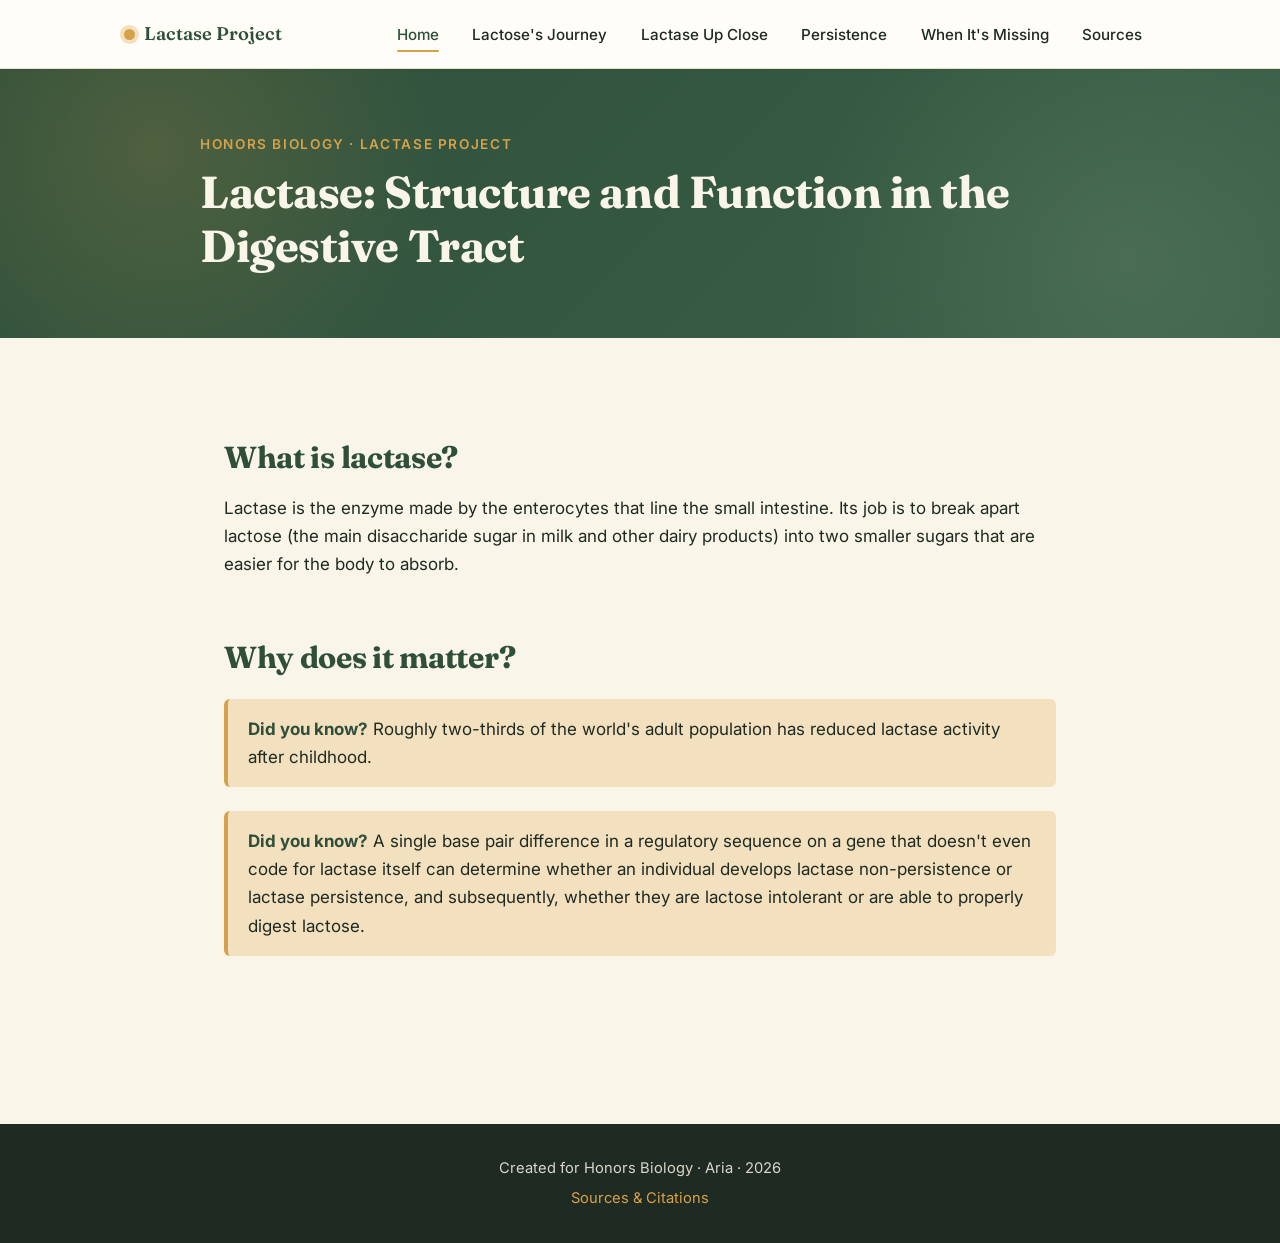
<file: index.html>
<!DOCTYPE html>
<html lang="en">
<head>
  <meta charset="UTF-8" />
  <meta name="robots" content="noindex">
  <meta name="viewport" content="width=device-width, initial-scale=1.0" />
  <title>Lactase — The Enzyme Behind Every Glass of Milk</title>
  <meta name="description" content="An Honors Biology project on the structure and function of lactase in the digestive tract." />
  <link rel="preconnect" href="https://fonts.googleapis.com">
  <link rel="preconnect" href="https://fonts.gstatic.com" crossorigin>
  <link href="https://fonts.googleapis.com/css2?family=Fraunces:opsz,wght@9..144,500;9..144,600;9..144,700&family=Inter:wght@400;500;600&family=JetBrains+Mono:wght@400;500&display=swap" rel="stylesheet">
  <link rel="stylesheet" href="styles.css" />
</head>
<body>

  <!-- ============ SHARED NAV ============ -->
  <nav class="site-nav" aria-label="Primary">
    <div class="site-nav-inner">
      <a class="site-brand" href="index.html"><span class="brand-dot"></span> Lactase Project</a>
      <ul>
        <li><a class="nav-link" href="index.html">Home</a></li>
        <li><a class="nav-link" href="digestion.html">Lactose's Journey</a></li>
        <li><a class="nav-link" href="structure.html">Lactase Up Close</a></li>
        <li><a class="nav-link" href="persistence.html">Persistence</a></li>
        <li><a class="nav-link" href="intolerance.html">When It's Missing</a></li>
        <li><a class="nav-link" href="sources.html">Sources</a></li>
      </ul>
    </div>
  </nav>

  <!-- ============ HERO ============ -->
  <header class="page-hero">
    <div class="page-hero-inner">
      <p class="eyebrow">Honors Biology · Lactase Project</p>
      <h1>Lactase: Structure and Function in the Digestive Tract</h1>
    </div>
  </header>

  <!-- ============ MAIN ============ -->
  <main class="content">

    <section class="content-section">
      <h2>What is lactase?</h2>
      <p>
        Lactase is the enzyme made by the enterocytes that line the small intestine. Its job is to break apart lactose (the main disaccharide sugar in milk and other dairy products) into two smaller sugars that are easier for the body to absorb.
      </p>
    </section>

    <section class="content-section">
      <h2>Why does it matter?</h2>
      <div class="callout amber">
        <strong>Did you know?</strong> Roughly two-thirds of the world's adult population has reduced lactase activity after childhood.
      </div>
      <div class="callout amber">
        <strong>Did you know?</strong> A single base pair difference in a regulatory sequence on a gene that doesn't even code for lactase itself can determine whether an individual develops lactase non-persistence or lactase persistence, and subsequently, whether they are lactose intolerant or are able to properly digest lactose.
      </div>
    </section>

  </main>

  <!-- ============ FOOTER ============ -->
  <footer class="site-footer">
    <div class="footer-inner">
      <div>Created for Honors Biology · Aria · 2026</div>
      <div><a href="sources.html">Sources & Citations</a></div>
    </div>
  </footer>

  <script src="script.js"></script>
</body>
</html>
</file>
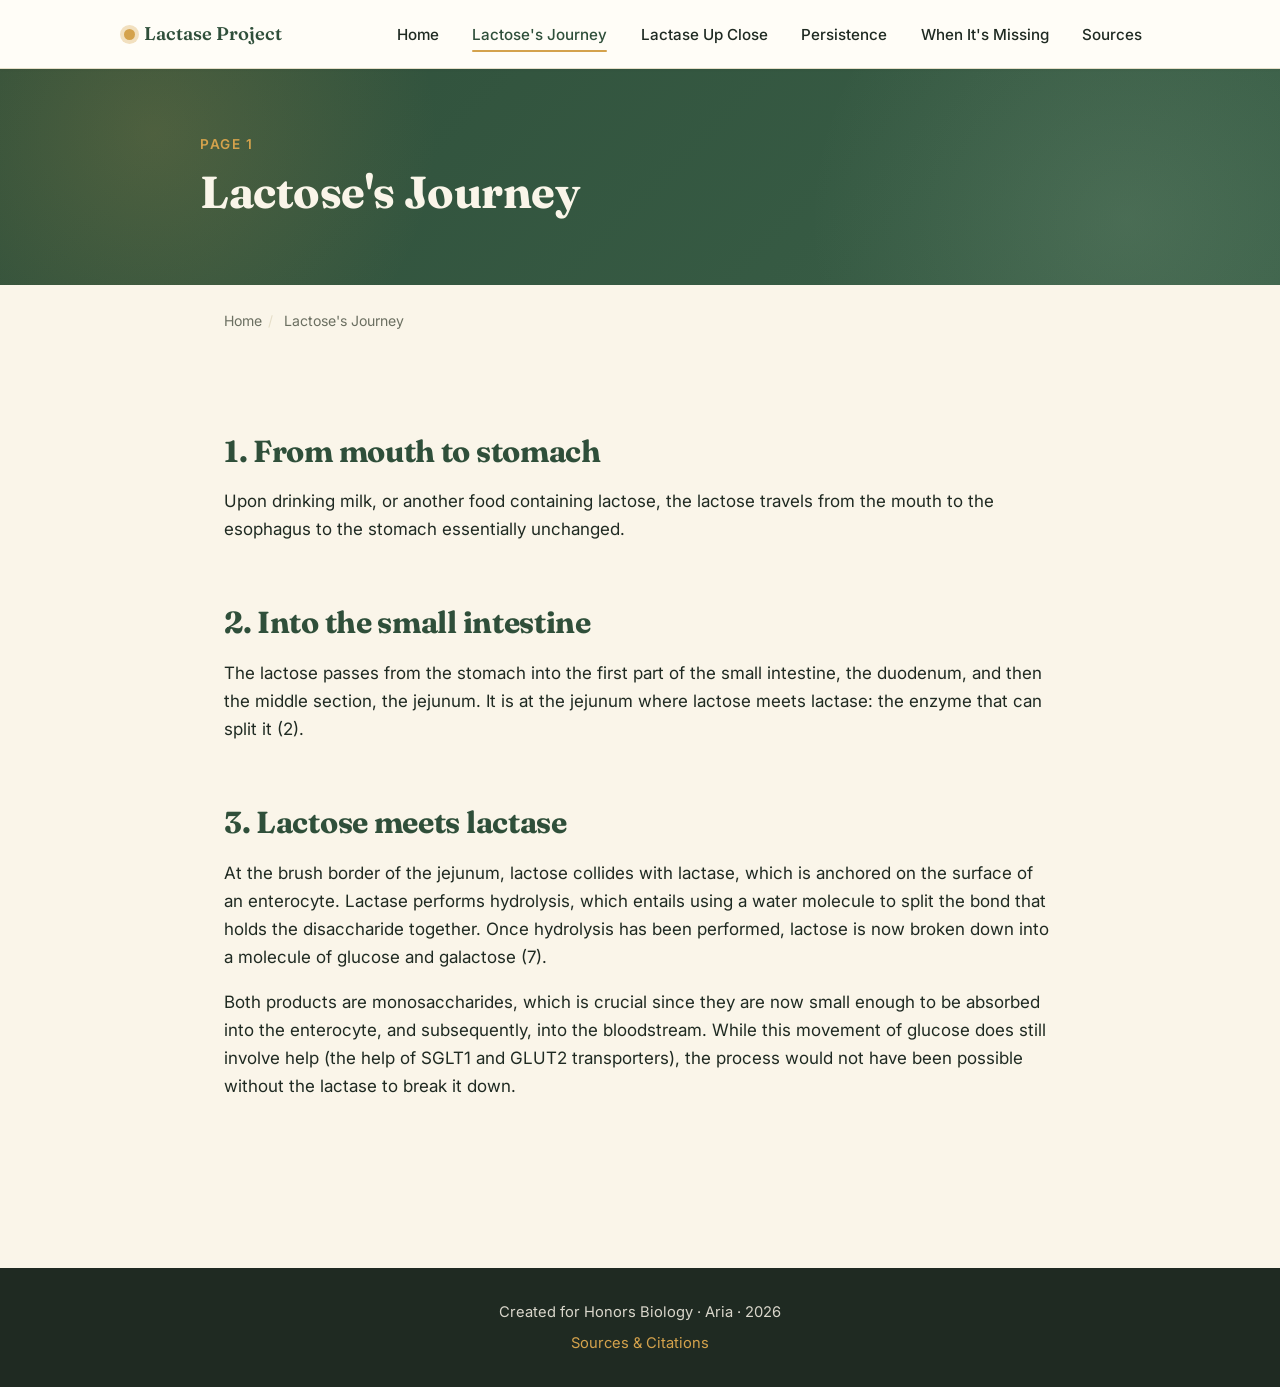
<file: digestion.html>
<!DOCTYPE html>
<html lang="en">
<head>
  <meta charset="UTF-8" />
  <meta name="robots" content="noindex">
  <meta name="viewport" content="width=device-width, initial-scale=1.0" />
  <title>Lactose's Journey · Lactase Project</title>
  <link rel="preconnect" href="https://fonts.googleapis.com">
  <link rel="preconnect" href="https://fonts.gstatic.com" crossorigin>
  <link href="https://fonts.googleapis.com/css2?family=Fraunces:opsz,wght@9..144,500;9..144,600;9..144,700&family=Inter:wght@400;500;600&family=JetBrains+Mono:wght@400;500&display=swap" rel="stylesheet">
  <link rel="stylesheet" href="styles.css" />
</head>
<body>

  <nav class="site-nav" aria-label="Primary">
    <div class="site-nav-inner">
      <a class="site-brand" href="index.html"><span class="brand-dot"></span> Lactase Project</a>
      <ul>
        <li><a class="nav-link" href="index.html">Home</a></li>
        <li><a class="nav-link" href="digestion.html">Lactose's Journey</a></li>
        <li><a class="nav-link" href="structure.html">Lactase Up Close</a></li>
        <li><a class="nav-link" href="persistence.html">Persistence</a></li>
        <li><a class="nav-link" href="intolerance.html">When It's Missing</a></li>
        <li><a class="nav-link" href="sources.html">Sources</a></li>
      </ul>
    </div>
  </nav>

  <header class="page-hero">
    <div class="page-hero-inner">
      <p class="eyebrow">Page 1</p>
      <h1>Lactose's Journey</h1>
    </div>
  </header>

  <nav class="breadcrumb" aria-label="Breadcrumb">
    <a href="index.html">Home</a><span class="sep">/</span> Lactose's Journey
  </nav>

  <main class="content">

    <!-- 1. From mouth to stomach -->
    <section class="content-section">
      <h2>1. From mouth to stomach</h2>
      <p>
        Upon drinking milk, or another food containing lactose, the lactose travels from the mouth to the esophagus to the stomach essentially unchanged.
      </p>
    </section>

    <!-- 2. Into the small intestine -->
    <section class="content-section">
      <h2>2. Into the small intestine</h2>
      <p>
        The lactose passes from the stomach into the first part of the small intestine, the duodenum, and then the middle section, the jejunum. It is at the jejunum where lactose meets lactase: the enzyme that can split it (2).
      </p>
    </section>

    <!-- 3. Lactose meets lactase -->
    <section class="content-section">
      <h2>3. Lactose meets lactase</h2>
      <p>
        At the brush border of the jejunum, lactose collides with lactase, which is anchored on the surface of an enterocyte. Lactase performs hydrolysis, which entails using a water molecule to split the bond that holds the disaccharide together. Once hydrolysis has been performed, lactose is now broken down into a molecule of glucose and galactose (7).
      </p>

      <p>
        Both products are monosaccharides, which is crucial since they are now small enough to be absorbed into the enterocyte, and subsequently, into the bloodstream. While this movement of glucose does still involve help (the help of SGLT1 and GLUT2 transporters), the process would not have been possible without the lactase to break it down.
      </p>
    </section>

  </main>

  <footer class="site-footer">
    <div class="footer-inner">
      <div>Created for Honors Biology · Aria · 2026</div>
      <div><a href="sources.html">Sources & Citations</a></div>
    </div>
  </footer>

  <script src="script.js"></script>
</body>
</html>
</file>
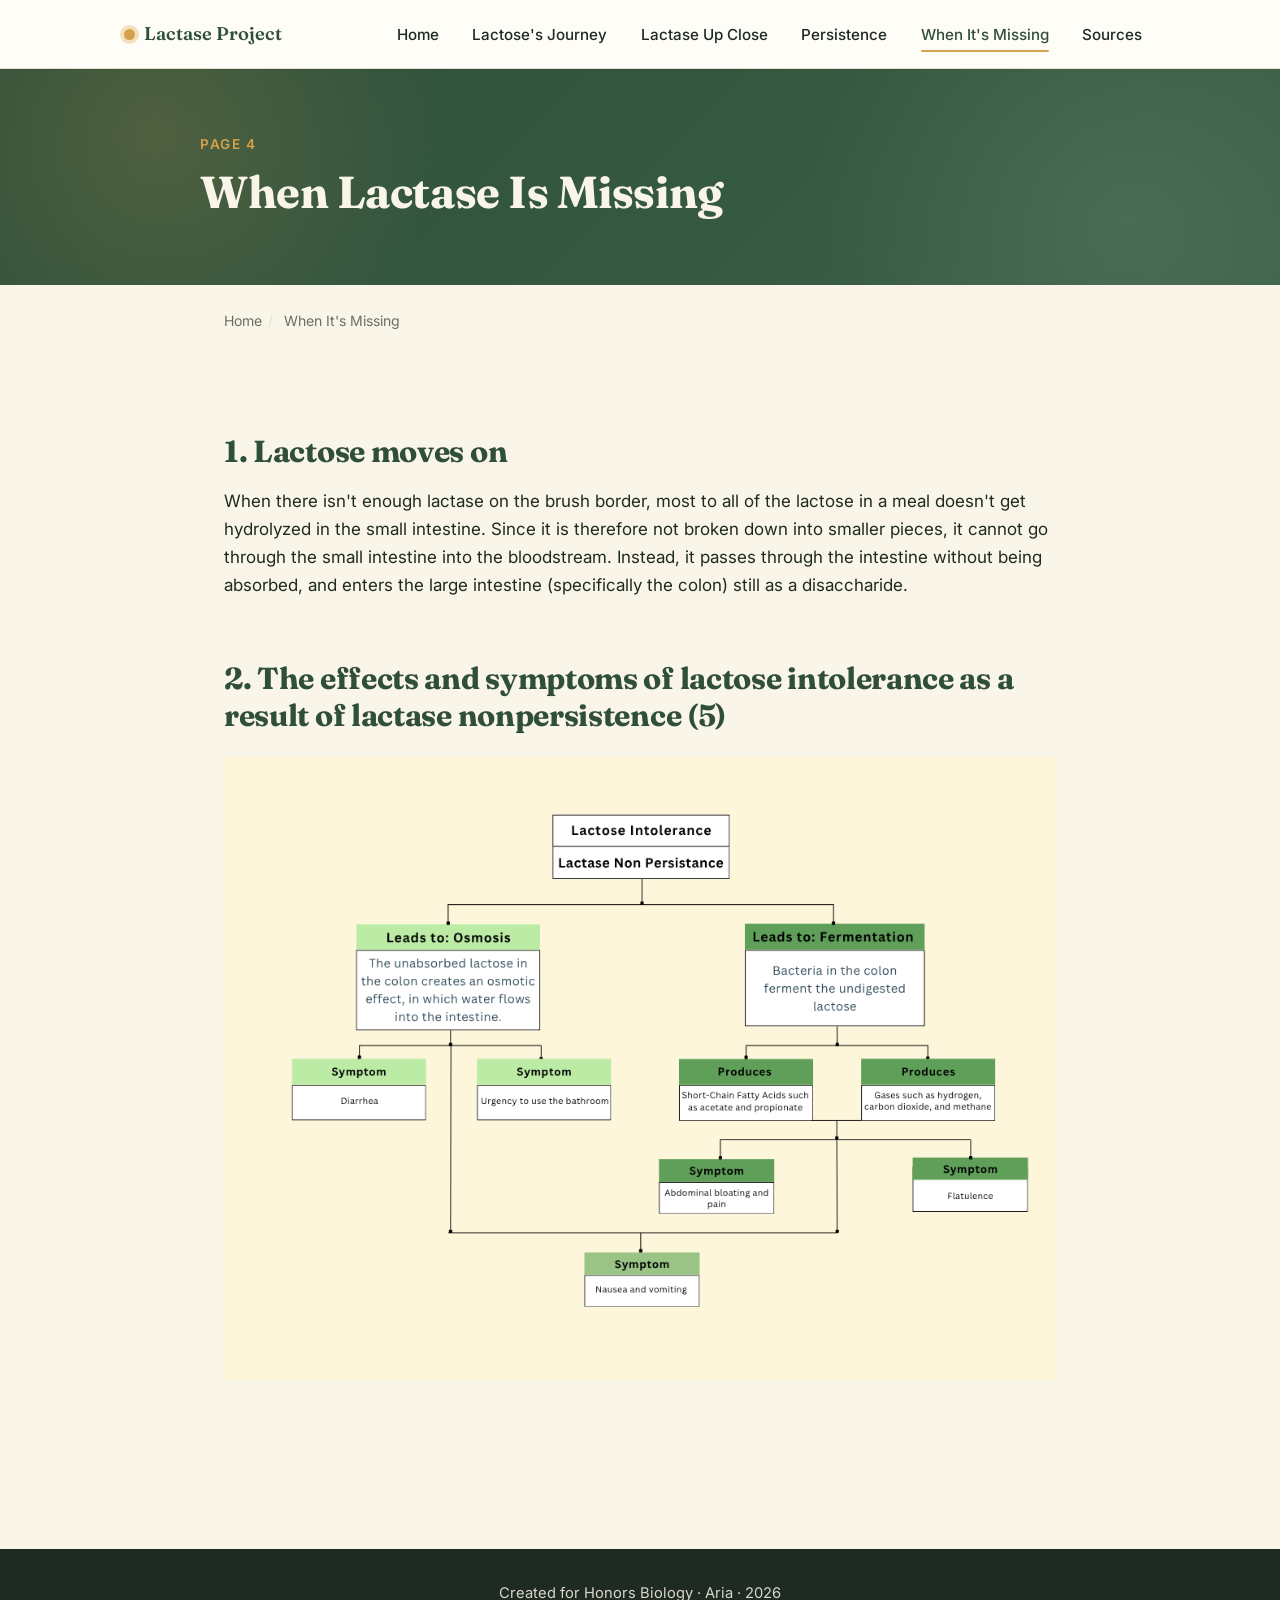
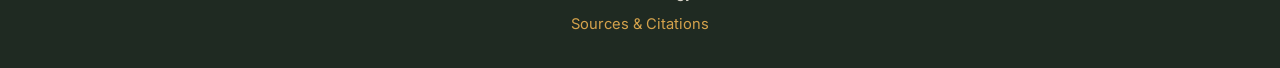
<file: intolerance.html>
<!DOCTYPE html>
<html lang="en">
<head>
  <meta charset="UTF-8" />
  <meta name="robots" content="noindex">
  <meta name="viewport" content="width=device-width, initial-scale=1.0" />
  <title>When Lactase Is Missing · Lactase Project</title>
  <link rel="preconnect" href="https://fonts.googleapis.com">
  <link rel="preconnect" href="https://fonts.gstatic.com" crossorigin>
  <link href="https://fonts.googleapis.com/css2?family=Fraunces:opsz,wght@9..144,500;9..144,600;9..144,700&family=Inter:wght@400;500;600&family=JetBrains+Mono:wght@400;500&display=swap" rel="stylesheet">
  <link rel="stylesheet" href="styles.css" />
  <style>
    /* Side-by-side outcome panel that flips via toggle */
    .outcome-panel { display: grid; grid-template-columns: 1fr; gap: 0; }
    .outcome-panel .outcome { display: none; }
    .outcome-panel[data-state="persistent"]    .outcome.persistent    { display: block; }
    .outcome-panel[data-state="nonpersistent"] .outcome.nonpersistent { display: block; }
  </style>
</head>
<body>

  <nav class="site-nav" aria-label="Primary">
    <div class="site-nav-inner">
      <a class="site-brand" href="index.html"><span class="brand-dot"></span> Lactase Project</a>
      <ul>
        <li><a class="nav-link" href="index.html">Home</a></li>
        <li><a class="nav-link" href="digestion.html">Lactose's Journey</a></li>
        <li><a class="nav-link" href="structure.html">Lactase Up Close</a></li>
        <li><a class="nav-link" href="persistence.html">Persistence</a></li>
        <li><a class="nav-link" href="intolerance.html">When It's Missing</a></li>
        <li><a class="nav-link" href="sources.html">Sources</a></li>
      </ul>
    </div>
  </nav>

  <header class="page-hero">
    <div class="page-hero-inner">
      <p class="eyebrow">Page 4</p>
      <h1>When Lactase Is Missing</h1>
    </div>
  </header>

  <nav class="breadcrumb" aria-label="Breadcrumb">
    <a href="index.html">Home</a><span class="sep">/</span> When It's Missing
  </nav>

  <main class="content">

    <!-- 1. Lactose moves on -->
    <section class="content-section">
      <h2>1. Lactose moves on</h2>
      <p>
        When there isn't enough lactase on the brush border, most to all of the lactose in a meal doesn't get hydrolyzed in the small intestine. Since it is therefore not broken down into smaller pieces, it cannot go through the small intestine into the bloodstream. Instead, it passes through the intestine without being absorbed, and enters the large intestine (specifically the colon) still as a disaccharide.
      </p>
    </section>

    <!-- 2. Effects and symptoms diagram -->
    <section class="content-section">
      <h2>2. The effects and symptoms of lactose intolerance as a result of lactase nonpersistence (5)</h2>
      <img src="Diagram%20.png" alt="Flowchart of lactose intolerance from lactase nonpersistence: two causes (osmosis and bacterial fermentation), each with their symptoms — diarrhea, urgency, bloating, flatulence — plus nausea and vomiting." style="display: block; max-width: 100%; height: auto; margin: 1.5rem auto;">
    </section>

  </main>

  <footer class="site-footer">
    <div class="footer-inner">
      <div>Created for Honors Biology · Aria · 2026</div>
      <div><a href="sources.html">Sources & Citations</a></div>
    </div>
  </footer>

  <script src="script.js"></script>
</body>
</html>
</file>
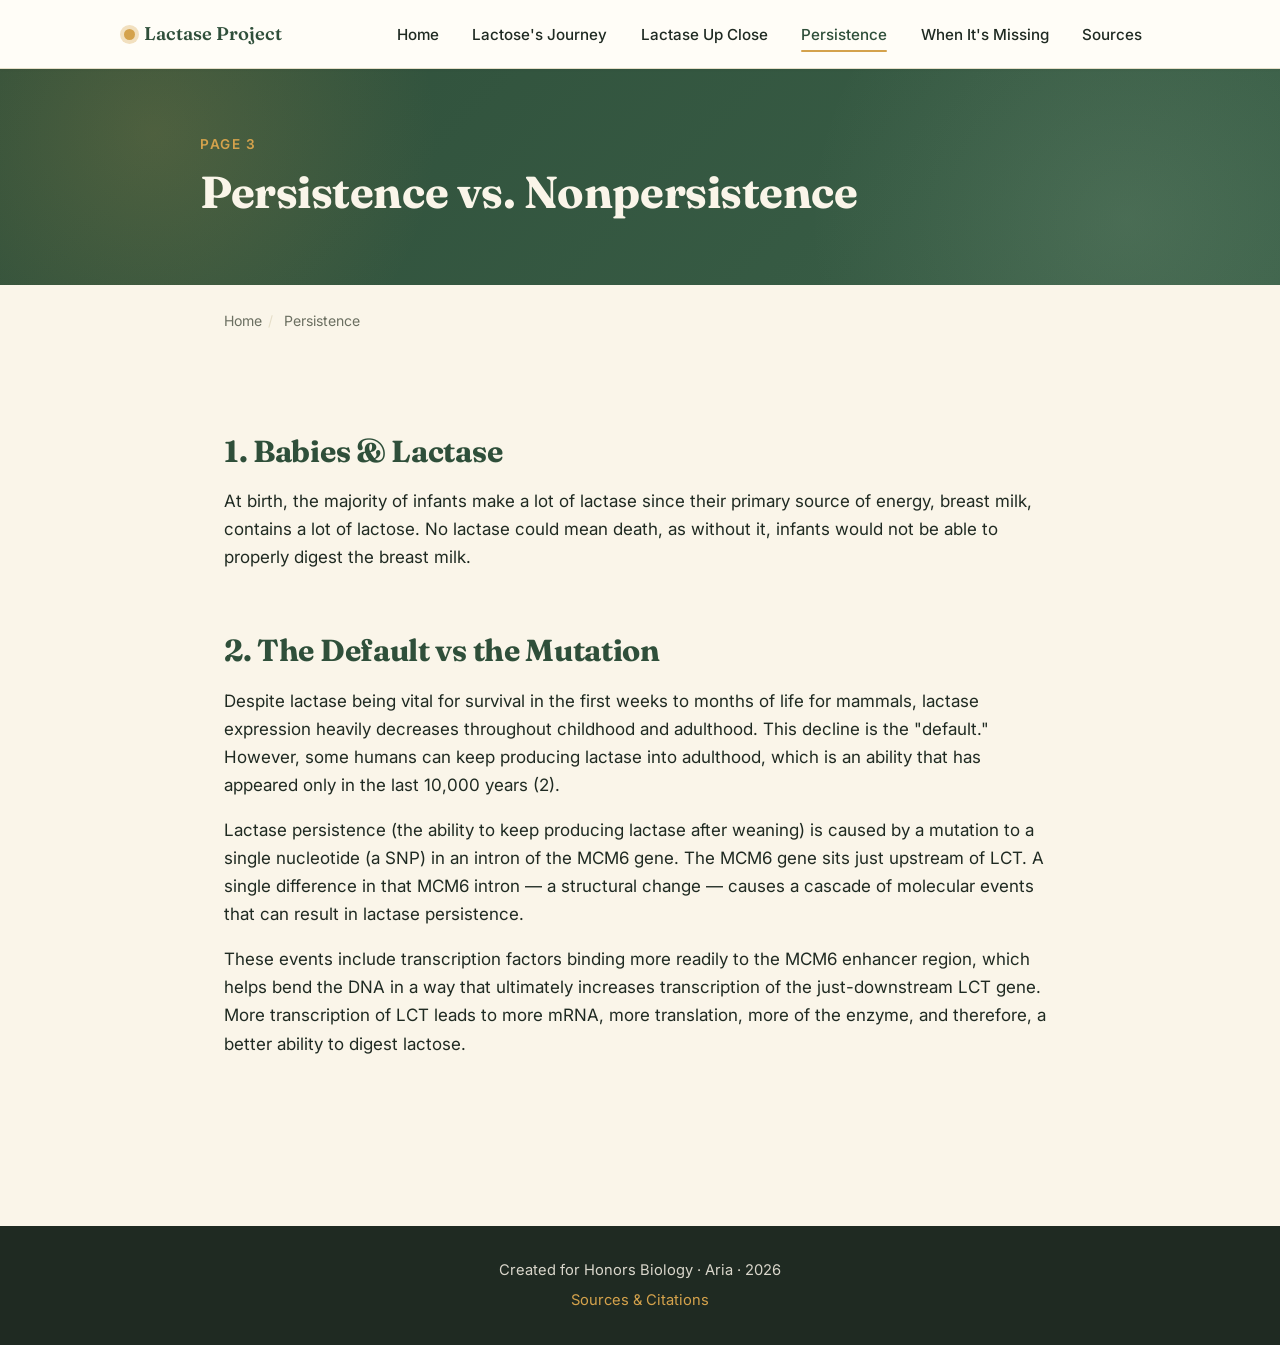
<file: persistence.html>
<!DOCTYPE html>
<html lang="en">
<head>
  <meta charset="UTF-8" />
  <meta name="robots" content="noindex">
  <meta name="viewport" content="width=device-width, initial-scale=1.0" />
  <title>Persistence vs. Nonpersistence · Lactase Project</title>
  <link rel="preconnect" href="https://fonts.googleapis.com">
  <link rel="preconnect" href="https://fonts.gstatic.com" crossorigin>
  <link href="https://fonts.googleapis.com/css2?family=Fraunces:opsz,wght@9..144,500;9..144,600;9..144,700&family=Inter:wght@400;500;600&family=JetBrains+Mono:wght@400;500&display=swap" rel="stylesheet">
  <link rel="stylesheet" href="styles.css" />
</head>
<body>

  <nav class="site-nav" aria-label="Primary">
    <div class="site-nav-inner">
      <a class="site-brand" href="index.html"><span class="brand-dot"></span> Lactase Project</a>
      <ul>
        <li><a class="nav-link" href="index.html">Home</a></li>
        <li><a class="nav-link" href="digestion.html">Lactose's Journey</a></li>
        <li><a class="nav-link" href="structure.html">Lactase Up Close</a></li>
        <li><a class="nav-link" href="persistence.html">Persistence</a></li>
        <li><a class="nav-link" href="intolerance.html">When It's Missing</a></li>
        <li><a class="nav-link" href="sources.html">Sources</a></li>
      </ul>
    </div>
  </nav>

  <header class="page-hero">
    <div class="page-hero-inner">
      <p class="eyebrow">Page 3</p>
      <h1>Persistence vs. Nonpersistence</h1>
    </div>
  </header>

  <nav class="breadcrumb" aria-label="Breadcrumb">
    <a href="index.html">Home</a><span class="sep">/</span> Persistence
  </nav>

  <main class="content">

    <!-- 1. Babies make lactase -->
    <section class="content-section">
      <h2>1. Babies & Lactase</h2>
      <p>
        At birth, the majority of infants make a lot of lactase since their primary source of energy, breast milk, contains a lot of lactose. No lactase could mean death, as without it, infants would not be able to properly digest the breast milk.
      </p>
    </section>

<!-- 2. Default vs mutation -->
    <section class="content-section">
      <h2>2. The Default vs the Mutation</h2>
      <p>
        Despite lactase being vital for survival in the first weeks to months of life for mammals, lactase expression heavily decreases throughout childhood and adulthood. This decline is the "default." However, some humans can keep producing lactase into adulthood, which is an ability that has appeared only in the last 10,000 years (2).
      </p>
      <p>
        Lactase persistence (the ability to keep producing lactase after weaning) is caused by a mutation to a single nucleotide (a SNP) in an intron of the MCM6 gene. The MCM6 gene sits just upstream of LCT. A single difference in that MCM6 intron — a structural change — causes a cascade of molecular events that can result in lactase persistence.
      </p>
      <p>
        These events include transcription factors binding more readily to the MCM6 enhancer region, which helps bend the DNA in a way that ultimately increases transcription of the just-downstream LCT gene. More transcription of LCT leads to more mRNA, more translation, more of the enzyme, and therefore, a better ability to digest lactose.
      </p>
    </section>

  </main>

  <footer class="site-footer">
    <div class="footer-inner">
      <div>Created for Honors Biology · Aria · 2026</div>
      <div><a href="sources.html">Sources & Citations</a></div>
    </div>
  </footer>

  <script src="script.js"></script>
</body>
</html>
</file>
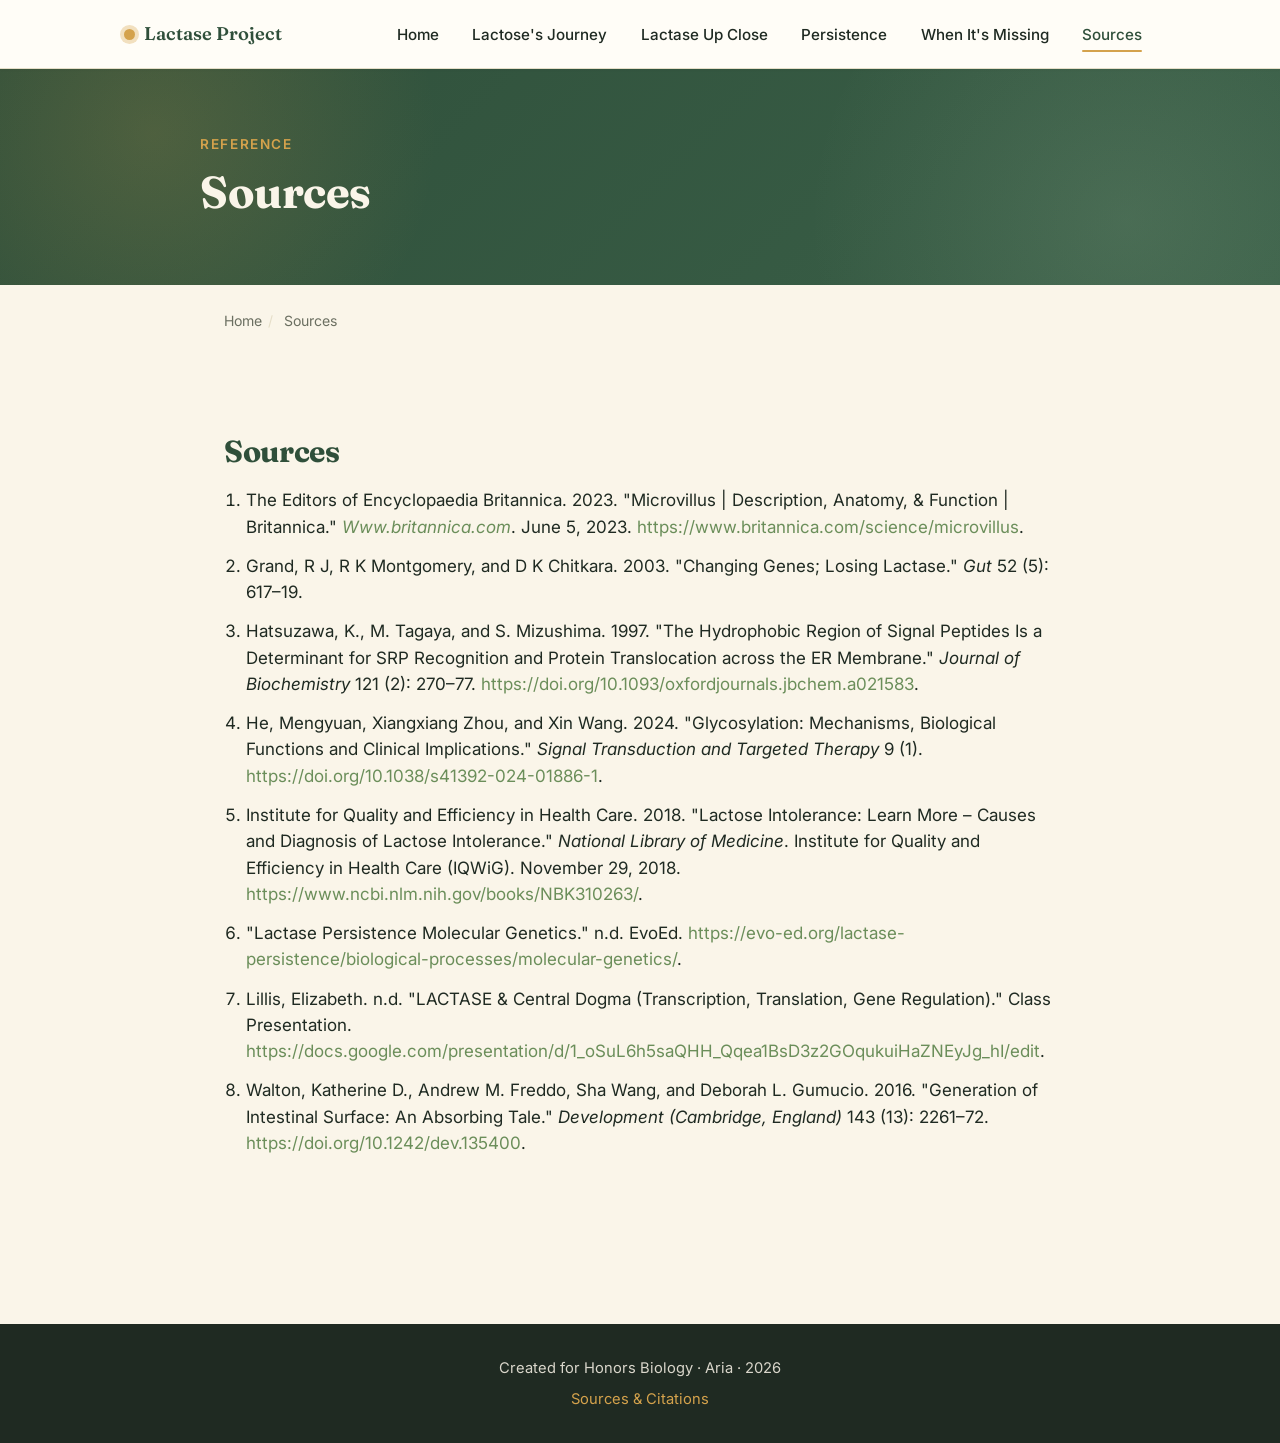
<file: sources.html>
<!DOCTYPE html>
<html lang="en">
<head>
  <meta charset="UTF-8" />
  <meta name="robots" content="noindex">
  <meta name="viewport" content="width=device-width, initial-scale=1.0" />
  <title>Sources · Lactase Project</title>
  <link rel="preconnect" href="https://fonts.googleapis.com">
  <link rel="preconnect" href="https://fonts.gstatic.com" crossorigin>
  <link href="https://fonts.googleapis.com/css2?family=Fraunces:opsz,wght@9..144,500;9..144,600;9..144,700&family=Inter:wght@400;500;600&family=JetBrains+Mono:wght@400;500&display=swap" rel="stylesheet">
  <link rel="stylesheet" href="styles.css" />
</head>
<body>

  <nav class="site-nav" aria-label="Primary">
    <div class="site-nav-inner">
      <a class="site-brand" href="index.html"><span class="brand-dot"></span> Lactase Project</a>
      <ul>
        <li><a class="nav-link" href="index.html">Home</a></li>
        <li><a class="nav-link" href="digestion.html">Lactose's Journey</a></li>
        <li><a class="nav-link" href="structure.html">Lactase Up Close</a></li>
        <li><a class="nav-link" href="persistence.html">Persistence</a></li>
        <li><a class="nav-link" href="intolerance.html">When It's Missing</a></li>
        <li><a class="nav-link" href="sources.html">Sources</a></li>
      </ul>
    </div>
  </nav>

  <header class="page-hero">
    <div class="page-hero-inner">
      <p class="eyebrow">Reference</p>
      <h1>Sources</h1>
    </div>
  </header>

  <nav class="breadcrumb" aria-label="Breadcrumb">
    <a href="index.html">Home</a><span class="sep">/</span> Sources
  </nav>

  <main class="content">

    <!-- Sources -->
    <section class="content-section">
      <h2>Sources</h2>
      <ol class="sources">
        <li id="src-1">
          The Editors of Encyclopaedia Britannica. 2023. "Microvillus | Description, Anatomy, & Function | Britannica." <em><a href="https://www.britannica.com" target="_blank" rel="noopener">Www.britannica.com</a></em>. June 5, 2023. <a href="https://www.britannica.com/science/microvillus" target="_blank" rel="noopener">https://www.britannica.com/science/microvillus</a>.
        </li>
        <li id="src-2">
          Grand, R J, R K Montgomery, and D K Chitkara. 2003. "Changing Genes; Losing Lactase." <em>Gut</em> 52 (5): 617–19.
        </li>
        <li id="src-3">
          Hatsuzawa, K., M. Tagaya, and S. Mizushima. 1997. "The Hydrophobic Region of Signal Peptides Is a Determinant for SRP Recognition and Protein Translocation across the ER Membrane." <em>Journal of Biochemistry</em> 121 (2): 270–77. <a href="https://doi.org/10.1093/oxfordjournals.jbchem.a021583" target="_blank" rel="noopener">https://doi.org/10.1093/oxfordjournals.jbchem.a021583</a>.
        </li>
        <li id="src-4">
          He, Mengyuan, Xiangxiang Zhou, and Xin Wang. 2024. "Glycosylation: Mechanisms, Biological Functions and Clinical Implications." <em>Signal Transduction and Targeted Therapy</em> 9 (1). <a href="https://doi.org/10.1038/s41392-024-01886-1" target="_blank" rel="noopener">https://doi.org/10.1038/s41392-024-01886-1</a>.
        </li>
        <li id="src-5">
          Institute for Quality and Efficiency in Health Care. 2018. "Lactose Intolerance: Learn More – Causes and Diagnosis of Lactose Intolerance." <em>National Library of Medicine</em>. Institute for Quality and Efficiency in Health Care (IQWiG). November 29, 2018. <a href="https://www.ncbi.nlm.nih.gov/books/NBK310263/" target="_blank" rel="noopener">https://www.ncbi.nlm.nih.gov/books/NBK310263/</a>.
        </li>
        <li id="src-6">
          "Lactase Persistence Molecular Genetics." n.d. EvoEd. <a href="https://evo-ed.org/lactase-persistence/biological-processes/molecular-genetics/" target="_blank" rel="noopener">https://evo-ed.org/lactase-persistence/biological-processes/molecular-genetics/</a>.
        </li>
        <li id="src-7">
          Lillis, Elizabeth. n.d. "LACTASE &amp; Central Dogma (Transcription, Translation, Gene Regulation)." Class Presentation. <a href="https://docs.google.com/presentation/d/1_oSuL6h5saQHH_Qqea1BsD3z2GOqukuiHaZNEyJg_hI/edit?slide=id.g558fe500bc_0_331#slide=id.g558fe500bc_0_331" target="_blank" rel="noopener">https://docs.google.com/presentation/d/1_oSuL6h5saQHH_Qqea1BsD3z2GOqukuiHaZNEyJg_hI/edit</a>.
        </li>
        <li id="src-8">
          Walton, Katherine D., Andrew M. Freddo, Sha Wang, and Deborah L. Gumucio. 2016. "Generation of Intestinal Surface: An Absorbing Tale." <em>Development (Cambridge, England)</em> 143 (13): 2261–72. <a href="https://doi.org/10.1242/dev.135400" target="_blank" rel="noopener">https://doi.org/10.1242/dev.135400</a>.
        </li>
      </ol>
    </section>

  </main>

  <footer class="site-footer">
    <div class="footer-inner">
      <div>Created for Honors Biology · Aria · 2026</div>
      <div><a href="sources.html">Sources & Citations</a></div>
    </div>
  </footer>

  <script src="script.js"></script>
</body>
</html>
</file>
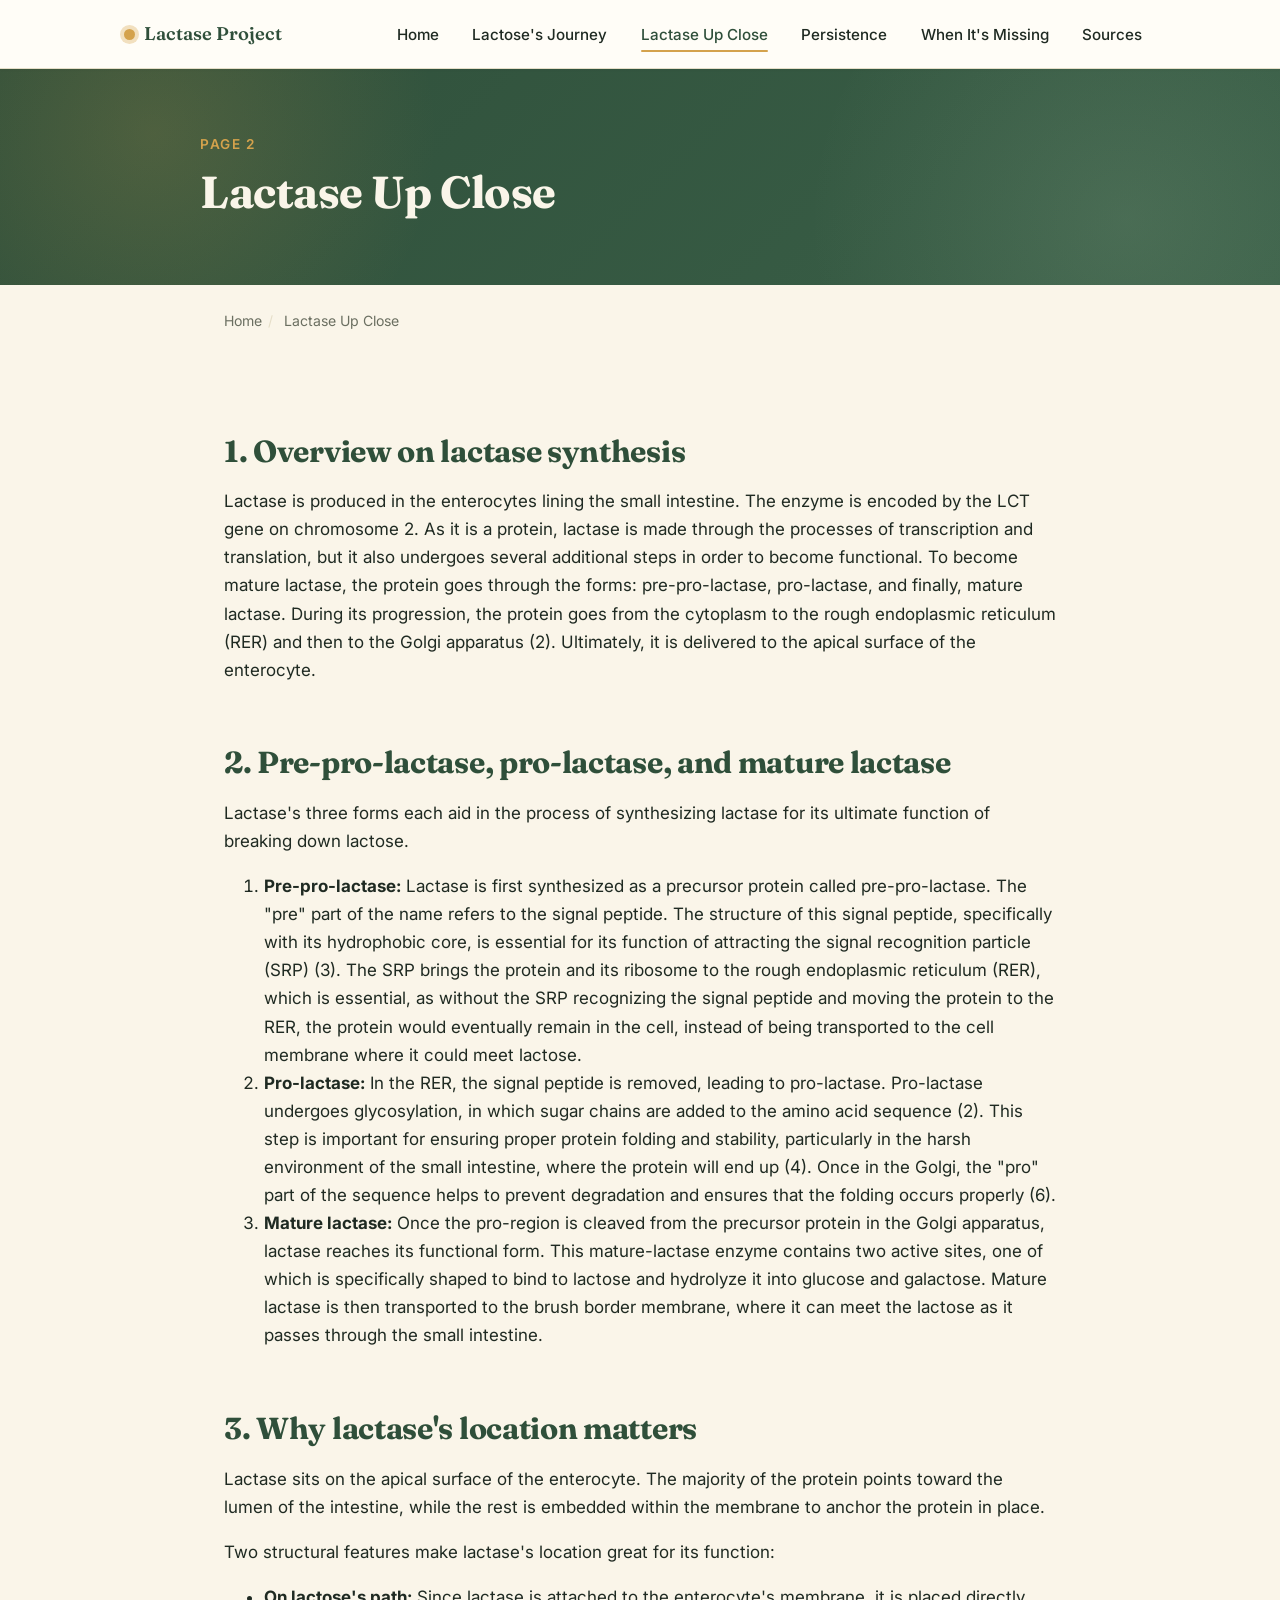
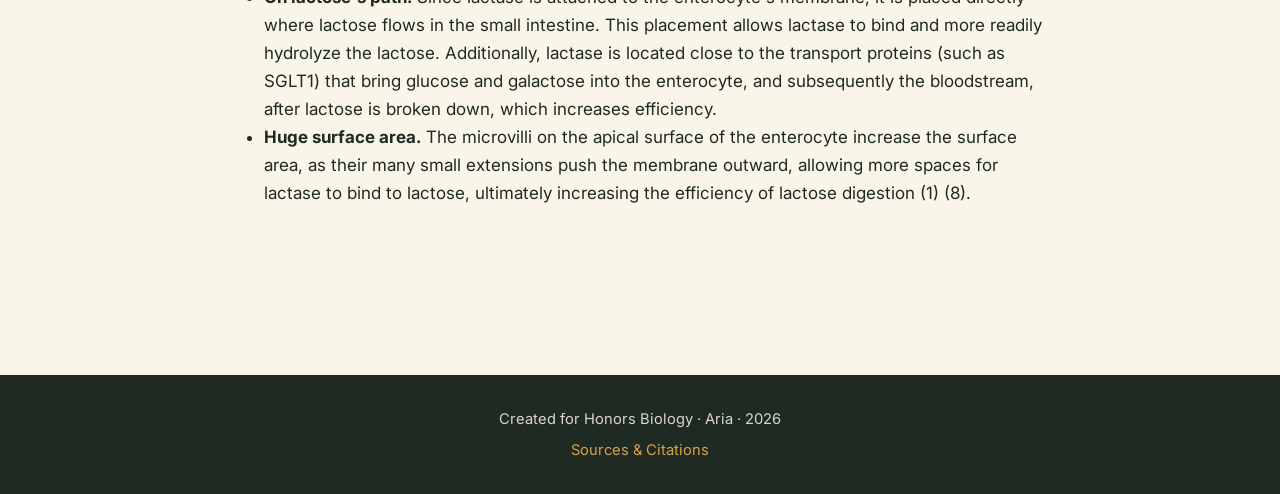
<file: structure.html>
<!DOCTYPE html>
<html lang="en">
<head>
  <meta charset="UTF-8" />
  <meta name="robots" content="noindex">
  <meta name="viewport" content="width=device-width, initial-scale=1.0" />
  <title>Lactase Up Close · Lactase Project</title>
  <link rel="preconnect" href="https://fonts.googleapis.com">
  <link rel="preconnect" href="https://fonts.gstatic.com" crossorigin>
  <link href="https://fonts.googleapis.com/css2?family=Fraunces:opsz,wght@9..144,500;9..144,600;9..144,700&family=Inter:wght@400;500;600&family=JetBrains+Mono:wght@400;500&display=swap" rel="stylesheet">
  <link rel="stylesheet" href="styles.css" />
</head>
<body>

  <nav class="site-nav" aria-label="Primary">
    <div class="site-nav-inner">
      <a class="site-brand" href="index.html"><span class="brand-dot"></span> Lactase Project</a>
      <ul>
        <li><a class="nav-link" href="index.html">Home</a></li>
        <li><a class="nav-link" href="digestion.html">Lactose's Journey</a></li>
        <li><a class="nav-link" href="structure.html">Lactase Up Close</a></li>
        <li><a class="nav-link" href="persistence.html">Persistence</a></li>
        <li><a class="nav-link" href="intolerance.html">When It's Missing</a></li>
        <li><a class="nav-link" href="sources.html">Sources</a></li>
      </ul>
    </div>
  </nav>

  <header class="page-hero">
    <div class="page-hero-inner">
      <p class="eyebrow">Page 2</p>
      <h1>Lactase Up Close</h1>
    </div>
  </header>

  <nav class="breadcrumb" aria-label="Breadcrumb">
    <a href="index.html">Home</a><span class="sep">/</span> Lactase Up Close
  </nav>

  <main class="content">

    <!-- 1. Overview on how lactase is made -->
    <section class="content-section">
      <h2>1. Overview on lactase synthesis</h2>
      <p>
        Lactase is produced in the enterocytes lining the small intestine. The enzyme is encoded by the LCT gene on chromosome 2. As it is a protein, lactase is made through the processes of transcription and translation, but it also undergoes several additional steps in order to become functional. To become mature lactase, the protein goes through the forms: pre-pro-lactase, pro-lactase, and finally, mature lactase. During its progression, the protein goes from the cytoplasm to the rough endoplasmic reticulum (RER) and then to the Golgi apparatus (2). Ultimately, it is delivered to the apical surface of the enterocyte.
      </p>
    </section>

    <!-- 2. From pre-pro to mature lactase -->
    <section class="content-section">
      <h2>2. Pre-pro-lactase, pro-lactase, and mature lactase</h2>
      <p>
        Lactase's three forms each aid in the process of synthesizing lactase for its ultimate function of breaking down lactose.
      </p>
      <ol>
        <li>
          <strong>Pre-pro-lactase:</strong> Lactase is first synthesized as a precursor protein called pre-pro-lactase. The "pre" part of the name refers to the signal peptide. The structure of this signal peptide, specifically with its hydrophobic core, is essential for its function of attracting the signal recognition particle (SRP) (3). The SRP brings the protein and its ribosome to the rough endoplasmic reticulum (RER), which is essential, as without the SRP recognizing the signal peptide and moving the protein to the RER, the protein would eventually remain in the cell, instead of being transported to the cell membrane where it could meet lactose.
        </li>
        <li>
          <strong>Pro-lactase:</strong> In the RER, the signal peptide is removed, leading to pro-lactase. Pro-lactase undergoes glycosylation, in which sugar chains are added to the amino acid sequence (2). This step is important for ensuring proper protein folding and stability, particularly in the harsh environment of the small intestine, where the protein will end up (4). Once in the Golgi, the "pro" part of the sequence helps to prevent degradation and ensures that the folding occurs properly (6).
        </li>
        <li>
          <strong>Mature lactase:</strong> Once the pro-region is cleaved from the precursor protein in the Golgi apparatus, lactase reaches its functional form. This mature-lactase enzyme contains two active sites, one of which is specifically shaped to bind to lactose and hydrolyze it into glucose and galactose. Mature lactase is then transported to the brush border membrane, where it can meet the lactose as it passes through the small intestine.
        </li>
      </ol>
    </section>

    <!-- 3. Where it sits and why it matters -->
    <section class="content-section">
      <h2>3. Why lactase's location matters</h2>
      <p>
        Lactase sits on the apical surface of the enterocyte. The majority of the protein points toward the lumen of the intestine, while the rest is embedded within the membrane to anchor the protein in place.
      </p>

      <p>
        Two structural features make lactase's location great for its function:
      </p>
      <ul>
        <li>
          <strong>On lactose's path:</strong> Since lactase is attached to the enterocyte's membrane, it is placed directly where lactose flows in the small intestine. This placement allows lactase to bind and more readily hydrolyze the lactose. Additionally, lactase is located close to the transport proteins (such as SGLT1) that bring glucose and galactose into the enterocyte, and subsequently the bloodstream, after lactose is broken down, which increases efficiency.
        </li>
        <li>
          <strong>Huge surface area.</strong> The microvilli on the apical surface of the enterocyte increase the surface area, as their many small extensions push the membrane outward, allowing more spaces for lactase to bind to lactose, ultimately increasing the efficiency of lactose digestion (1) (8).
        </li>
      </ul>
    </section>

  </main>

  <footer class="site-footer">
    <div class="footer-inner">
      <div>Created for Honors Biology · Aria · 2026</div>
      <div><a href="sources.html">Sources & Citations</a></div>
    </div>
  </footer>

  <script src="script.js"></script>
</body>
</html>
</file>
<file: styles.css>
/* ============================================================
   Lactase Website — Shared Styles
   Theme: Forest green & cream
   ============================================================ */

:root {
  --forest:        #2F4F3A;
  --forest-dark:   #1F2A22;
  --sage:          #6B8E5A;
  --sage-soft:     #C9D9BD;
  --cream:         #FAF5E9;
  --surface:       #FFFDF7;
  --amber:         #D4A24C;
  --amber-soft:    #F2E0BF;
  --text:          #1F2A22;
  --text-muted:    #6B6F61;
  --border:        #E5DEC8;

  --radius-sm: 6px;
  --radius:    10px;
  --radius-lg: 16px;

  --shadow-sm: 0 1px 2px rgba(31,42,34,0.06);
  --shadow:    0 4px 12px rgba(31,42,34,0.08);
  --shadow-lg: 0 10px 32px rgba(31,42,34,0.12);

  --font-heading: "Fraunces", "Source Serif Pro", "Georgia", serif;
  --font-body:    "Inter", "Source Sans 3", -apple-system, BlinkMacSystemFont, "Segoe UI", sans-serif;
  --font-mono:    "JetBrains Mono", "IBM Plex Mono", "Menlo", monospace;
}

/* ---------- Base ---------- */
* { box-sizing: border-box; }

html { scroll-behavior: smooth; }

body {
  margin: 0;
  font-family: var(--font-body);
  font-size: 17px;
  line-height: 1.65;
  color: var(--text);
  background: var(--cream);
  -webkit-font-smoothing: antialiased;
}

h1, h2, h3, h4 {
  font-family: var(--font-heading);
  color: var(--forest);
  line-height: 1.2;
  letter-spacing: -0.01em;
}

h1 { font-size: 2.6rem; margin: 0 0 0.5em; }
h2 { font-size: 1.9rem; margin: 2em 0 0.6em; }
h3 { font-size: 1.3rem; margin: 1.6em 0 0.4em; }

p { margin: 0 0 1em; }

a {
  color: var(--sage);
  text-decoration: none;
  border-bottom: 1px solid transparent;
  transition: color 0.15s, border-color 0.15s;
}
a:hover { color: var(--forest); border-bottom-color: var(--amber); }

code, .mono { font-family: var(--font-mono); font-size: 0.92em; }

/* ---------- Top Navigation ---------- */
.site-nav {
  position: sticky;
  top: 0;
  z-index: 50;
  background: var(--surface);
  border-bottom: 1px solid var(--border);
  box-shadow: var(--shadow-sm);
}
.site-nav-inner {
  max-width: 1080px;
  margin: 0 auto;
  padding: 0.9rem 1.5rem;
  display: flex;
  align-items: center;
  justify-content: space-between;
  gap: 1.5rem;
}
.site-brand {
  font-family: var(--font-heading);
  font-weight: 600;
  font-size: 1.15rem;
  color: var(--forest);
  display: flex;
  align-items: center;
  gap: 0.55rem;
  border: none;
}
.site-brand:hover { color: var(--forest); border: none; }
.site-brand .brand-dot {
  width: 11px; height: 11px; border-radius: 50%;
  background: var(--amber);
  box-shadow: 0 0 0 4px var(--amber-soft);
}
.site-nav ul {
  list-style: none;
  display: flex;
  gap: 0.4rem;
  margin: 0;
  padding: 0;
  flex-wrap: wrap;
}
.site-nav a.nav-link {
  display: inline-block;
  padding: 0.45rem 0.85rem;
  border-radius: var(--radius-sm);
  color: var(--text);
  font-weight: 500;
  font-size: 0.95rem;
  border: none;
  position: relative;
}
.site-nav a.nav-link:hover {
  background: var(--sage-soft);
  color: var(--forest);
}
.site-nav a.nav-link.active {
  color: var(--forest);
}
.site-nav a.nav-link.active::after {
  content: "";
  position: absolute;
  left: 0.85rem;
  right: 0.85rem;
  bottom: 2px;
  height: 2px;
  background: var(--amber);
  border-radius: 2px;
}

/* ---------- Page Hero ---------- */
.page-hero {
  background: linear-gradient(135deg, var(--forest) 0%, #3a6048 100%);
  color: var(--cream);
  padding: 4rem 1.5rem 3.5rem;
  position: relative;
  overflow: hidden;
}
.page-hero::before {
  content: "";
  position: absolute;
  inset: 0;
  background-image:
    radial-gradient(circle at 12% 30%, rgba(212,162,76,0.18) 0, transparent 25%),
    radial-gradient(circle at 88% 70%, rgba(201,217,189,0.12) 0, transparent 28%);
  pointer-events: none;
}
.page-hero-inner {
  max-width: 880px;
  margin: 0 auto;
  position: relative;
}
.page-hero .eyebrow {
  font-size: 0.85rem;
  letter-spacing: 0.12em;
  text-transform: uppercase;
  color: var(--amber);
  font-weight: 600;
  margin: 0 0 0.6rem;
}
.page-hero h1 {
  color: var(--cream);
  font-size: 2.8rem;
  margin: 0 0 0.6rem;
}
.page-hero p.lede {
  font-size: 1.15rem;
  color: rgba(250, 245, 233, 0.88);
  max-width: 640px;
  margin: 0;
}

/* ---------- Breadcrumb ---------- */
.breadcrumb {
  max-width: 880px;
  margin: 1.5rem auto 0;
  padding: 0 1.5rem;
  font-size: 0.88rem;
  color: var(--text-muted);
}
.breadcrumb a { color: var(--text-muted); border: none; }
.breadcrumb a:hover { color: var(--forest); }
.breadcrumb .sep { margin: 0 0.4rem; color: var(--border); }

/* ---------- Main Content ---------- */
main.content {
  max-width: 880px;
  margin: 0 auto;
  padding: 2.5rem 1.5rem 4rem;
}

section.content-section {
  margin: 2.5rem 0;
}

/* ---------- Cards / Callouts ---------- */
.card {
  background: var(--surface);
  border: 1px solid var(--border);
  border-radius: var(--radius);
  padding: 1.5rem 1.75rem;
  box-shadow: var(--shadow-sm);
}

.callout {
  background: var(--sage-soft);
  border-left: 4px solid var(--sage);
  border-radius: var(--radius-sm);
  padding: 1rem 1.25rem;
  margin: 1.5rem 0;
  color: var(--forest-dark);
}
.callout.amber {
  background: var(--amber-soft);
  border-left-color: var(--amber);
}
.callout strong { color: var(--forest); }

/* ---------- Diagram Placeholders ---------- */
figure.diagram-placeholder {
  margin: 2rem 0;
}
.placeholder-box {
  background: repeating-linear-gradient(
    135deg,
    var(--surface) 0 14px,
    #f5eed5 14px 28px
  );
  border: 2px dashed var(--sage);
  border-radius: var(--radius);
  min-height: 240px;
  display: flex;
  align-items: center;
  justify-content: center;
  text-align: center;
  padding: 2rem 1.5rem;
  color: var(--forest);
  font-family: var(--font-mono);
  font-size: 0.9rem;
  font-weight: 500;
  line-height: 1.5;
}
.placeholder-box .placeholder-label {
  max-width: 460px;
}
.placeholder-box .placeholder-tag {
  display: inline-block;
  background: var(--forest);
  color: var(--cream);
  font-family: var(--font-body);
  font-size: 0.75rem;
  letter-spacing: 0.08em;
  text-transform: uppercase;
  padding: 0.2rem 0.55rem;
  border-radius: 99px;
  margin-bottom: 0.6rem;
}
figcaption {
  text-align: center;
  font-size: 0.9rem;
  color: var(--text-muted);
  margin-top: 0.6rem;
  font-style: italic;
}

/* ---------- Hover Define ---------- */
.define {
  border-bottom: 1.5px dotted var(--amber);
  cursor: help;
  position: relative;
  color: var(--forest);
  font-weight: 500;
}
.define:focus { outline: 2px solid var(--amber); outline-offset: 2px; }

.define-tooltip {
  position: absolute;
  z-index: 100;
  bottom: calc(100% + 8px);
  left: 50%;
  transform: translateX(-50%);
  width: max-content;
  max-width: 280px;
  background: var(--forest-dark);
  color: var(--cream);
  font-family: var(--font-body);
  font-weight: 400;
  font-size: 0.88rem;
  line-height: 1.45;
  padding: 0.7rem 0.9rem;
  border-radius: var(--radius-sm);
  box-shadow: var(--shadow-lg);
  opacity: 0;
  pointer-events: none;
  transition: opacity 0.15s;
}
.define-tooltip::after {
  content: "";
  position: absolute;
  top: 100%;
  left: 50%;
  transform: translateX(-50%);
  border: 6px solid transparent;
  border-top-color: var(--forest-dark);
}
.define-tooltip .tooltip-term {
  display: block;
  color: var(--amber);
  font-weight: 600;
  margin-bottom: 0.2rem;
  font-size: 0.82rem;
  letter-spacing: 0.04em;
  text-transform: uppercase;
}
.define-tooltip a {
  color: var(--amber);
  border: none;
  font-size: 0.78rem;
}
.define:hover .define-tooltip,
.define:focus .define-tooltip,
.define:focus-within .define-tooltip {
  opacity: 1;
  pointer-events: auto;
}

/* ---------- Topic Cards (home page) ---------- */
.topic-grid {
  display: grid;
  grid-template-columns: repeat(auto-fit, minmax(220px, 1fr));
  gap: 1.25rem;
  margin: 2rem 0;
}
.topic-card {
  background: var(--surface);
  border: 1px solid var(--border);
  border-radius: var(--radius);
  padding: 1.5rem;
  text-decoration: none;
  color: var(--text);
  display: flex;
  flex-direction: column;
  gap: 0.5rem;
  transition: transform 0.15s, box-shadow 0.15s, border-color 0.15s;
  border-bottom: 1px solid var(--border);
}
.topic-card:hover {
  transform: translateY(-3px);
  box-shadow: var(--shadow);
  border-color: var(--sage);
}
.topic-card .topic-num {
  font-family: var(--font-mono);
  font-size: 0.78rem;
  color: var(--amber);
  letter-spacing: 0.1em;
  text-transform: uppercase;
}
.topic-card .topic-title {
  font-family: var(--font-heading);
  font-size: 1.15rem;
  font-weight: 600;
  color: var(--forest);
  margin: 0;
}
.topic-card .topic-desc {
  font-size: 0.95rem;
  color: var(--text-muted);
  margin: 0;
}

/* ---------- Expandable "Dig deeper" ---------- */
details.dig-deeper {
  background: var(--surface);
  border: 1px solid var(--border);
  border-radius: var(--radius);
  padding: 0.9rem 1.2rem;
  margin: 1.5rem 0;
}
details.dig-deeper > summary {
  cursor: pointer;
  font-weight: 600;
  color: var(--forest);
  font-family: var(--font-heading);
  font-size: 1.02rem;
  list-style: none;
  display: flex;
  align-items: center;
  gap: 0.5rem;
}
details.dig-deeper > summary::before {
  content: "+";
  display: inline-flex;
  align-items: center;
  justify-content: center;
  width: 22px; height: 22px;
  background: var(--sage-soft);
  color: var(--forest);
  border-radius: 50%;
  font-weight: 700;
  transition: transform 0.2s;
}
details.dig-deeper[open] > summary::before {
  content: "−";
  background: var(--amber-soft);
}
details.dig-deeper > div.dig-body {
  margin-top: 0.8rem;
  padding-top: 0.8rem;
  border-top: 1px dashed var(--border);
  color: var(--text);
}

/* ---------- Toggle Button Group ---------- */
.toggle-group {
  display: inline-flex;
  background: var(--surface);
  border: 1px solid var(--border);
  border-radius: 99px;
  padding: 4px;
  margin: 1rem 0;
}
.toggle-group button {
  appearance: none;
  background: transparent;
  border: none;
  font-family: var(--font-body);
  font-size: 0.92rem;
  font-weight: 500;
  color: var(--text-muted);
  padding: 0.45rem 1.1rem;
  border-radius: 99px;
  cursor: pointer;
  transition: background 0.15s, color 0.15s;
}
.toggle-group button.active {
  background: var(--forest);
  color: var(--cream);
}
.toggle-group button:hover:not(.active) {
  color: var(--forest);
}

/* ---------- Animation Stage ---------- */
.anim-stage {
  background: var(--surface);
  border: 1px solid var(--border);
  border-radius: var(--radius);
  padding: 1.5rem;
  margin: 2rem 0;
  text-align: center;
}
.anim-stage svg {
  width: 100%;
  max-width: 560px;
  height: auto;
}
.anim-controls {
  margin-top: 1rem;
}
.anim-controls button {
  appearance: none;
  background: var(--forest);
  color: var(--cream);
  border: none;
  font-family: var(--font-body);
  font-size: 0.95rem;
  font-weight: 500;
  padding: 0.55rem 1.3rem;
  border-radius: 99px;
  cursor: pointer;
  transition: background 0.15s;
}
.anim-controls button:hover { background: var(--sage); }

/* ---------- Comparison (side-by-side) ---------- */
.compare-grid {
  display: grid;
  grid-template-columns: 1fr 1fr;
  gap: 1.25rem;
  margin: 1.75rem 0;
}
.compare-grid .card h3 { margin-top: 0; }
@media (max-width: 720px) {
  .compare-grid { grid-template-columns: 1fr; }
}

/* ---------- Clickable Diagram Labels (interactive image) ---------- */
.interactive-figure {
  position: relative;
  background: var(--surface);
  border: 1px solid var(--border);
  border-radius: var(--radius);
  padding: 1.25rem;
  margin: 2rem 0;
}
.interactive-figure .label-list {
  list-style: none;
  margin: 1rem 0 0;
  padding: 0;
  display: grid;
  grid-template-columns: repeat(auto-fit, minmax(140px, 1fr));
  gap: 0.5rem;
}
.interactive-figure .label-list button {
  appearance: none;
  background: var(--cream);
  border: 1px solid var(--border);
  border-radius: var(--radius-sm);
  padding: 0.55rem 0.7rem;
  font-family: var(--font-body);
  font-size: 0.92rem;
  color: var(--forest);
  cursor: pointer;
  text-align: left;
  transition: background 0.15s, border-color 0.15s;
}
.interactive-figure .label-list button:hover,
.interactive-figure .label-list button.active {
  background: var(--sage-soft);
  border-color: var(--sage);
}
.interactive-figure .label-detail {
  margin-top: 1rem;
  padding: 1rem 1.2rem;
  background: var(--amber-soft);
  border-left: 4px solid var(--amber);
  border-radius: var(--radius-sm);
  min-height: 60px;
  font-size: 0.95rem;
  color: var(--forest-dark);
}
.interactive-figure .label-detail:empty::before {
  content: "Click a label above to learn more.";
  color: var(--text-muted);
  font-style: italic;
}

/* ---------- Tables ---------- */
table.data-table {
  width: 100%;
  border-collapse: collapse;
  margin: 1.5rem 0;
  background: var(--surface);
  border-radius: var(--radius);
  overflow: hidden;
  border: 1px solid var(--border);
}
.data-table th,
.data-table td {
  text-align: left;
  padding: 0.7rem 1rem;
  border-bottom: 1px solid var(--border);
  font-size: 0.95rem;
}
.data-table th {
  background: var(--sage-soft);
  color: var(--forest);
  font-weight: 600;
}
.data-table tr:last-child td { border-bottom: none; }

/* ---------- Glossary List ---------- */
.glossary {
  list-style: none;
  padding: 0;
  margin: 1.5rem 0;
}
.glossary li {
  background: var(--surface);
  border: 1px solid var(--border);
  border-radius: var(--radius);
  padding: 1rem 1.25rem;
  margin: 0.6rem 0;
}
.glossary dt {
  font-family: var(--font-heading);
  font-weight: 600;
  color: var(--forest);
  font-size: 1.05rem;
  margin: 0 0 0.2rem;
}
.glossary dd {
  margin: 0;
  color: var(--text);
}

/* ---------- Sources list ---------- */
ol.sources {
  padding-left: 1.4rem;
}
ol.sources li {
  margin: 0.8rem 0;
  line-height: 1.55;
}

/* ---------- Footer ---------- */
.site-footer {
  background: var(--forest-dark);
  color: rgba(250, 245, 233, 0.85);
  padding: 2rem 1.5rem;
  margin-top: 4rem;
  text-align: center;
  font-size: 0.92rem;
}
.site-footer a {
  color: var(--amber);
  border: none;
}
.site-footer a:hover { color: var(--cream); }
.site-footer .footer-inner {
  max-width: 880px;
  margin: 0 auto;
  display: flex;
  flex-direction: column;
  gap: 0.4rem;
}

/* ---------- Utility ---------- */
.text-muted { color: var(--text-muted); }
.center { text-align: center; }
.spacer { height: 2rem; }
.placeholder-text {
  background: rgba(212, 162, 76, 0.08);
  border-left: 3px solid var(--amber);
  padding: 0.6rem 0.9rem;
  border-radius: 4px;
  font-style: italic;
  color: var(--text-muted);
  margin: 0.8rem 0;
}

/* ---------- Responsive ---------- */
@media (max-width: 720px) {
  h1 { font-size: 2.1rem; }
  .page-hero h1 { font-size: 2.1rem; }
  .page-hero { padding: 3rem 1.25rem 2.5rem; }
  .site-nav-inner { padding: 0.7rem 1rem; }
  .site-nav ul { gap: 0; }
  .site-nav a.nav-link { padding: 0.4rem 0.6rem; font-size: 0.88rem; }
}
</file>
